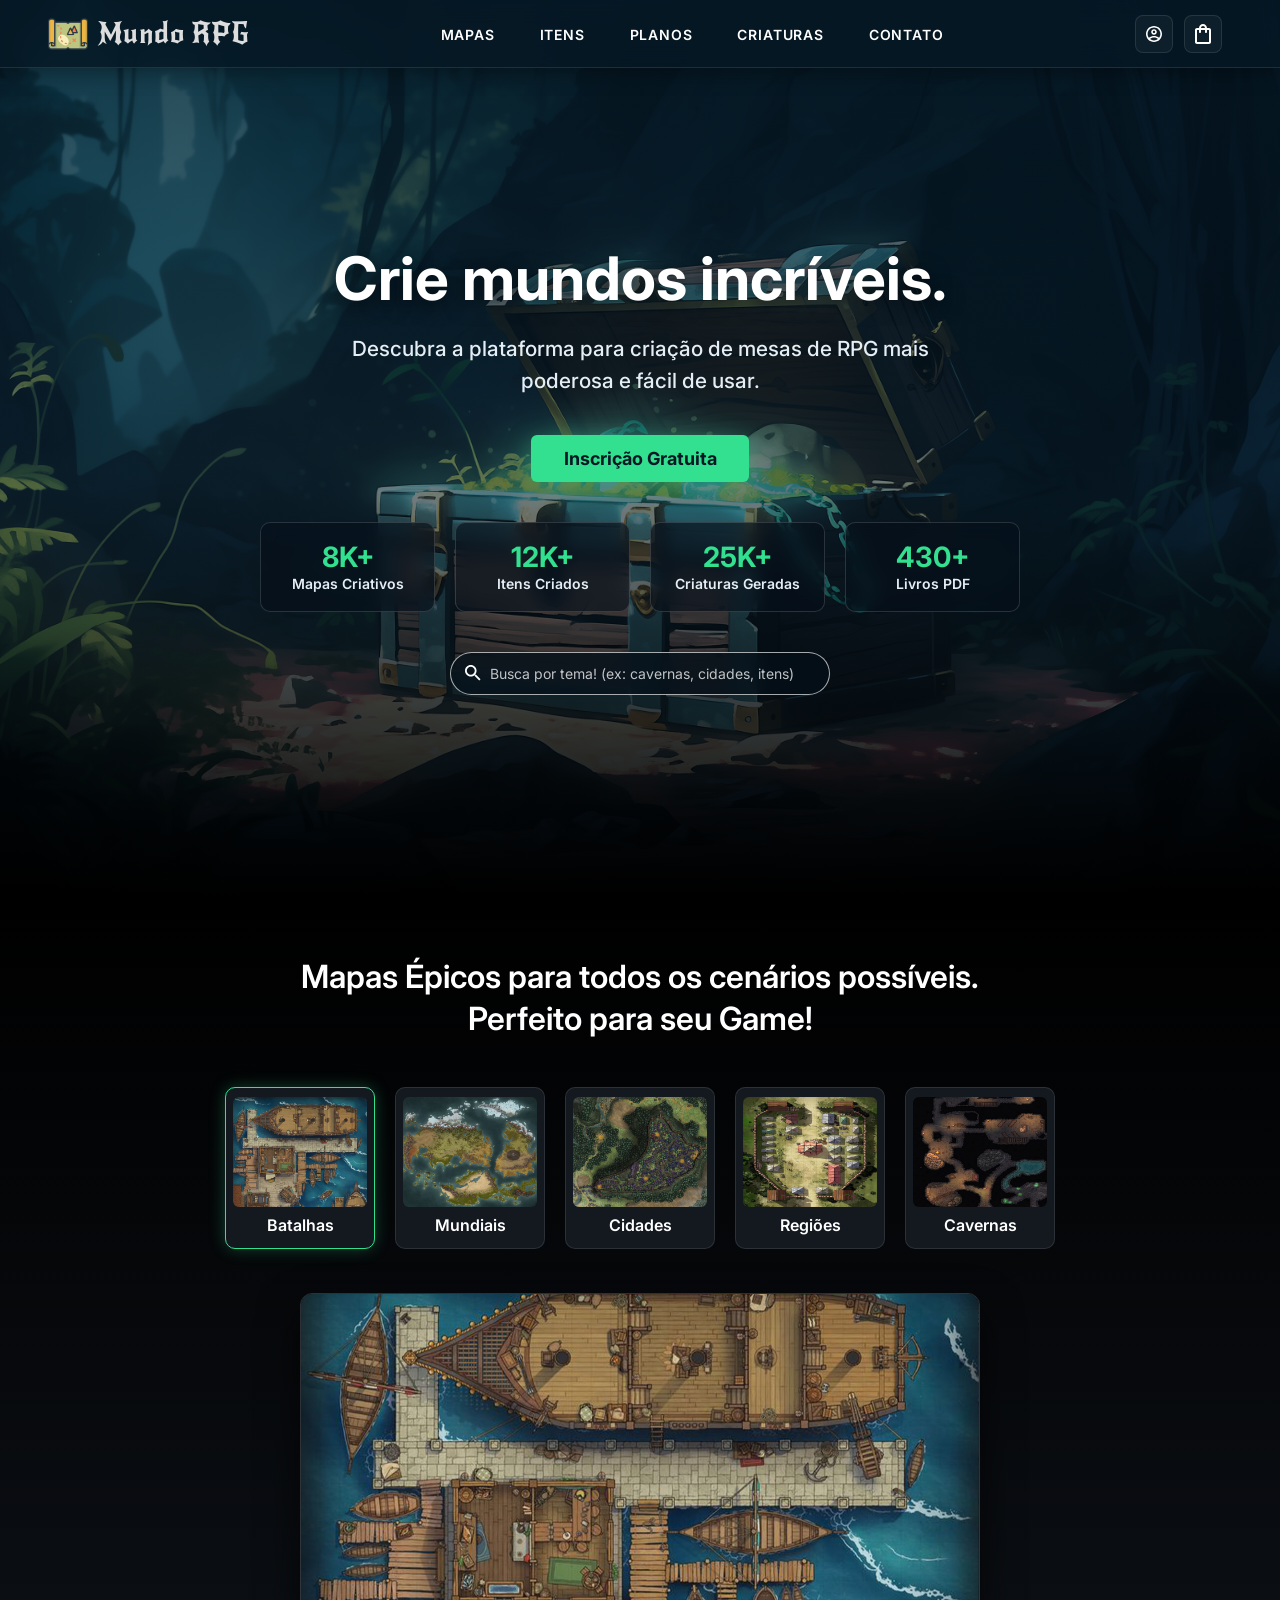
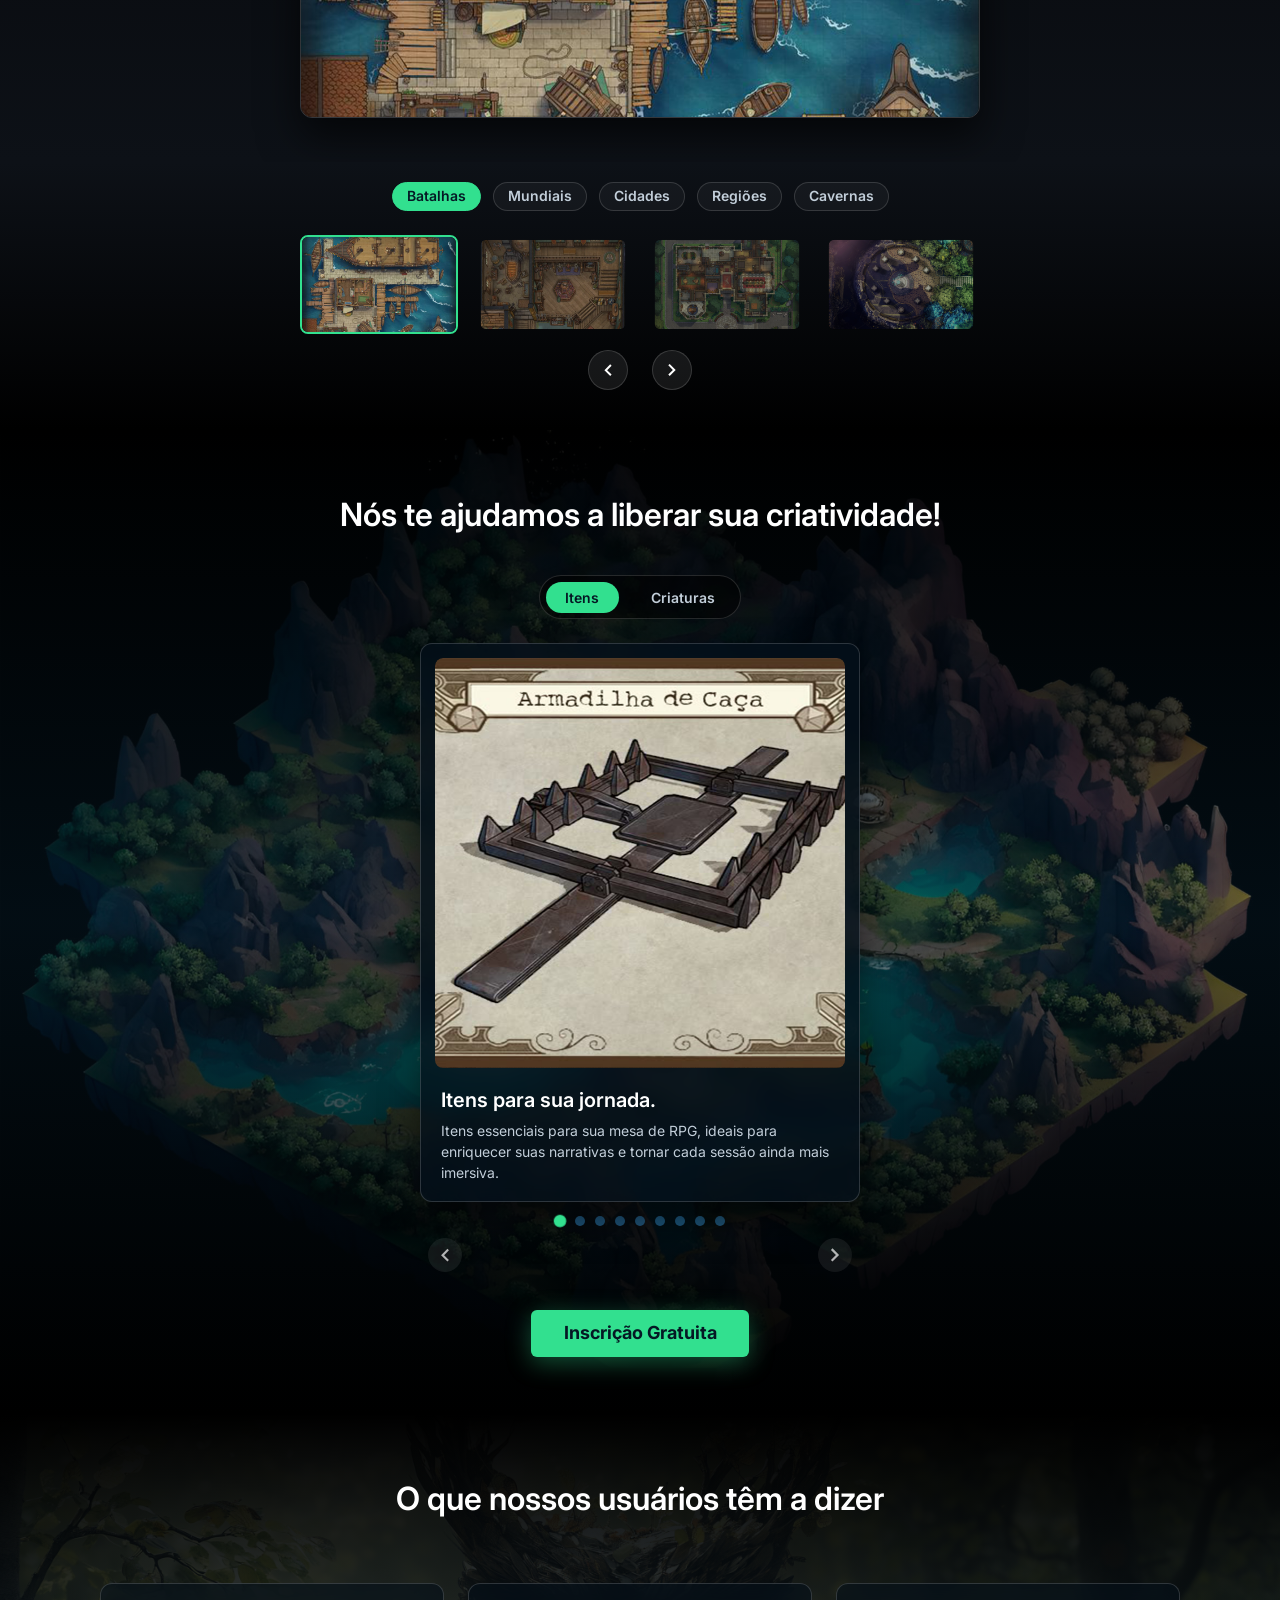
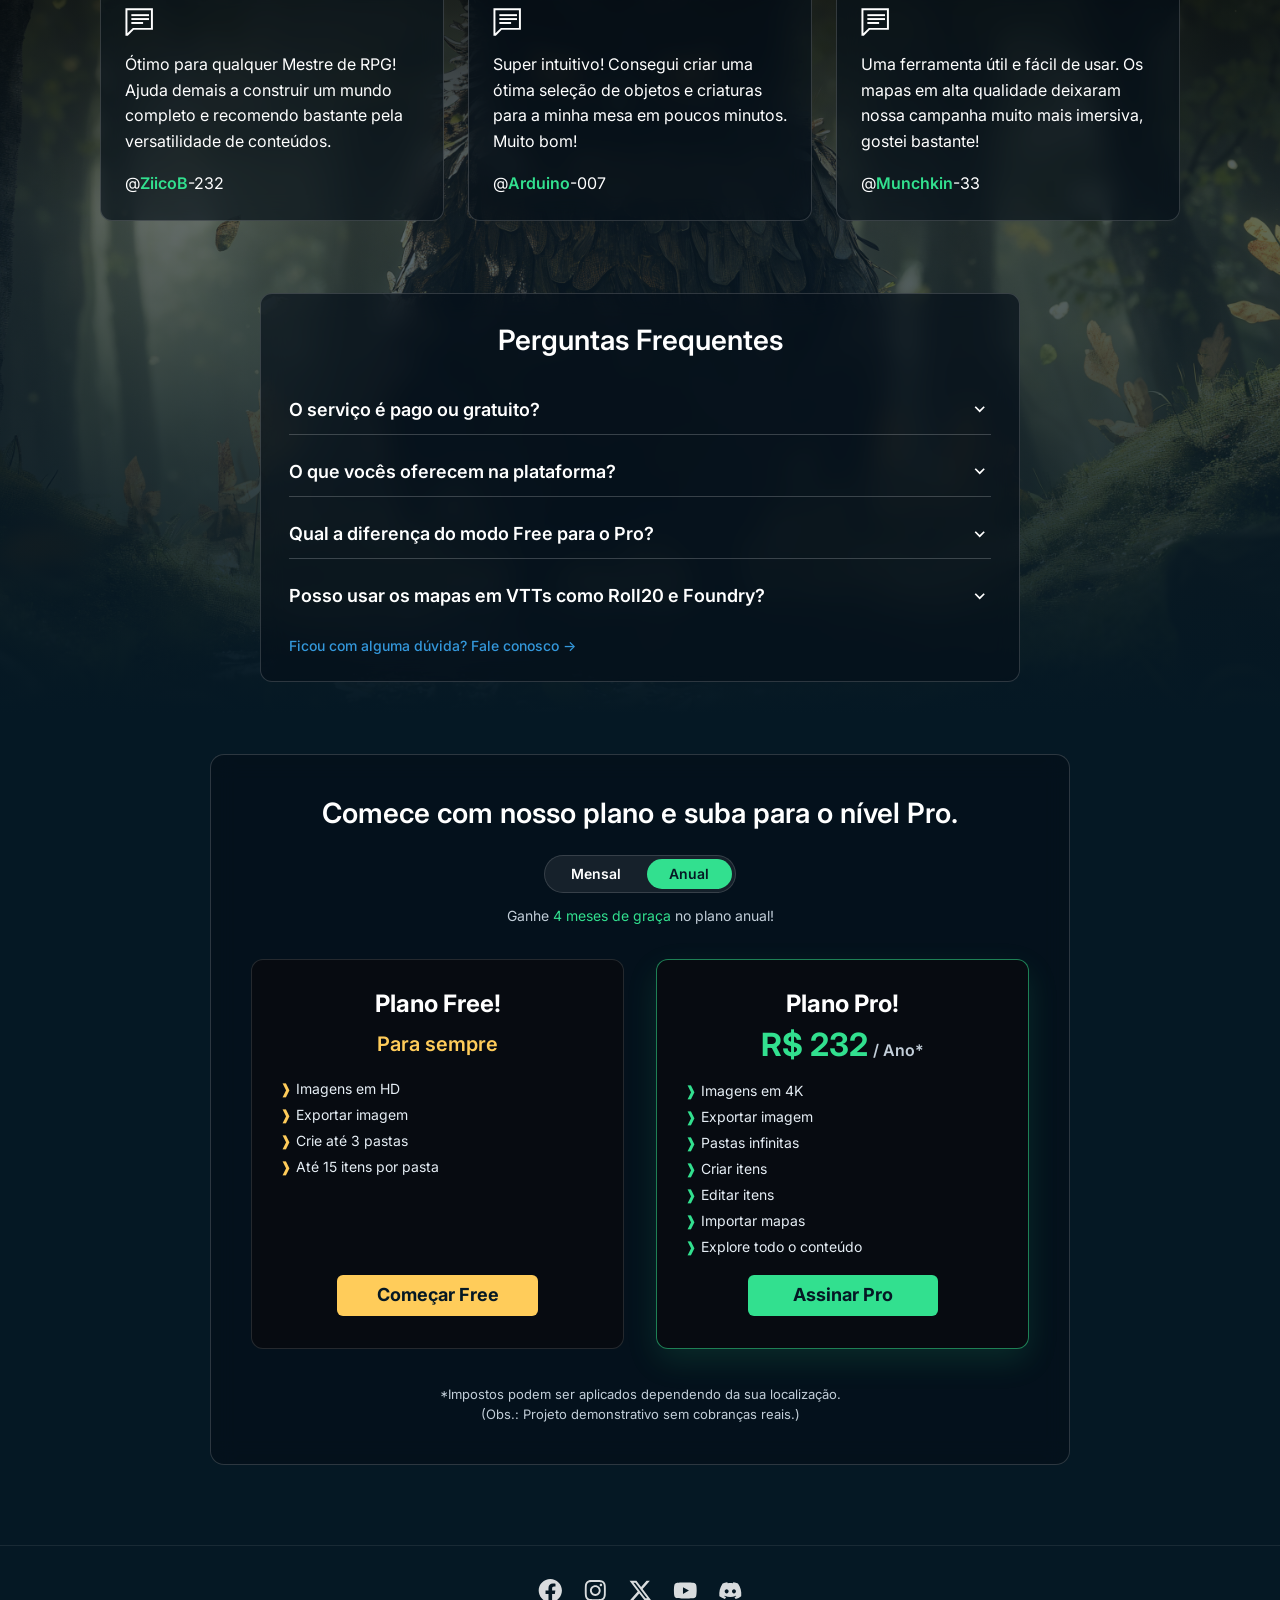
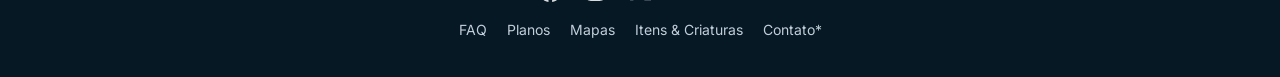
<file: index.html>
<!doctype html>
<html lang="pt-BR">
  <head>
    <meta charset="UTF-8" />
    <meta name="viewport" content="width=device-width, initial-scale=1.0" />
    <title>Mundo RPG — Mapas, Itens e Criaturas</title>
    <link rel="stylesheet" href="https://cdn.jsdelivr.net/npm/swiper@11/swiper-bundle.min.css" />
    <link rel="stylesheet" href="styles/reset.css" />
    <link rel="stylesheet" href="styles/style.css" />
  </head>

  <body>
    <header class="cabecalho">
      <div class="container__logo">
        <a href="index.html">
          <img src="imagens2/logo.svg" alt="Logo Mundo RPG" class="logo" />
          <h1>Mundo RPG</h1>
        </a>
      </div>

      <ul class="opcoes">
        <li class="opcoes__item"><a href="#mapas" class="opcoes__link">Mapas</a></li>
        <li class="opcoes__item"><a href="#itens" class="opcoes__link" data-nav-colecao="itens">Itens</a></li>
        <li class="opcoes__item"><a href="#osplanos" class="opcoes__link">Planos</a></li>
        <li class="opcoes__item"><a href="#itens" class="opcoes__link" data-nav-colecao="criaturas">Criaturas</a></li>
        <li class="opcoes__item"><a href="contato.html" class="opcoes__link">Contato</a></li>
      </ul>

      <div class="cont__imagem">
        <button type="button" id="btn-abrir-login" class="header-icon-action btn-login-trigger" aria-label="Fazer login" title="Fazer login">
          <img src="imagens2/Usuário.svg" alt="Login" class="cont__imagem_cab" />
        </button>
        <button type="button" id="btn-favoritos" class="header-icon-action btn-favoritos" aria-label="Favoritos" title="Favoritos">
          <img src="imagens2/Favoritos.svg" alt="Favoritos" class="cont__imagem_cab" />
        </button>
        <a href="#osplanos" class="header-icon-action" aria-label="Nossos planos" title="Nossos planos">
          <img src="imagens2/Compras.svg" alt="Planos" class="cont__imagem_cab" />
        </a>

        <input type="checkbox" id="menu" class="container__botao" />
        <label for="menu" aria-label="Abrir menu">
          <span class="cabecalho_menu-hamburguer"></span>
        </label>
        <ul class="lista-menu">
          <li class="lista-menu__item">
            <button type="button" class="lista-menu__links lista-menu__btn-login">LOGIN</button>
          </li>
          <li class="lista-menu__item"><a href="contato.html" class="lista-menu__links">CONTATO</a></li>
          <li class="lista-menu__item"><a href="#osplanos" class="lista-menu__links">NOSSOS PLANOS</a></li>
          <li class="lista-menu__item"><span class="lista-menu__categorias">| CATEGORIAS RPG |</span></li>
          <li class="lista-menu__item"><a href="#mapas" class="lista-menu__links">MAPAS</a></li>
          <li class="lista-menu__item"><a href="#itens" class="lista-menu__links" data-nav-colecao="itens">ITENS</a></li>
          <li class="lista-menu__item"><a href="#itens" class="lista-menu__links" data-nav-colecao="criaturas">CRIATURAS</a></li>
          <li class="lista-menu__item"><a href="#faq" class="lista-menu__links">FAQ</a></li>
        </ul>
      </div>
    </header>

    <section class="container__topo banner">
      <div class="container__texto_banner">
        <div class="banner__texto">
          <h2 class="titulo_topo">Crie mundos incríveis.</h2>
          <p class="descricao_top">Descubra a plataforma para criação de mesas de RPG mais poderosa e fácil de usar.</p>
          <a href="#osplanos" class="botao__inscricao">Inscrição Gratuita</a>
        </div>

        <div class="banner__info">
          <div class="info__geral">
            <h3 class="info-num">8K+</h3>
            <div class="info-num-org">
              <p class="info-num-itens">Mapas Criativos</p>
            </div>
          </div>
          <div class="info__geral">
            <h3 class="info-num">12K+</h3>
            <div class="info-num-org">
              <p class="info-num-itens">Itens Criados</p>
            </div>
          </div>
          <div class="info__geral">
            <h3 class="info-num">25K+</h3>
            <div class="info-num-org">
              <p class="info-num-itens">Criaturas Geradas</p>
            </div>
          </div>
          <div class="info__geral">
            <h3 class="info-num">430+</h3>
            <div class="info-num-org">
              <p class="info-num-itens">Livros PDF</p>
            </div>
          </div>
        </div>

        <div class="pesquisa-wrapper">
          <input
            type="search"
            id="busca-tema"
            class="pesquisa"
            placeholder="Busca por tema! (ex: cavernas, cidades, itens)"
            aria-label="Buscar por tema"
          />
        </div>
      </div>
    </section>

    <section id="mapas" class="colecao_1">
      <h2 class="colecao__titulo">Mapas Épicos para todos os cenários possíveis. Perfeito para seu Game!</h2>
      <div class="colecao__image-1">
        <div class="mini__box ativo" data-categoria="batalhas">
          <img src="imagens2/Mapas/Battlemaps_1.png" alt="Mapas de Batalhas" class="mini__box-img" />
          <p class="mini__box-texto">Batalhas</p>
        </div>
        <div class="mini__box" data-categoria="mundiais">
          <img src="imagens2/Mapas/Mundo_1.png" alt="Mapas Mundiais" class="mini__box-img" />
          <p class="mini__box-texto">Mundiais</p>
        </div>
        <div class="mini__box" data-categoria="cidades">
          <img src="imagens2/Mapas/Cidade_1.png" alt="Mapas de Cidades" class="mini__box-img" />
          <p class="mini__box-texto">Cidades</p>
        </div>
        <div class="mini__box" data-categoria="regiões">
          <img src="imagens2/Mapas/Regiao_1.png" alt="Mapas de Regiões" class="mini__box-img" />
          <p class="mini__box-texto">Regiões</p>
        </div>
        <div class="mini__box" data-categoria="cavernas">
          <img src="imagens2/Mapas/Cave_1.png" alt="Mapas de Cavernas" class="mini__box-img" />
          <p class="mini__box-texto">Cavernas</p>
        </div>
      </div>

      <div class="colecao__image-2">
        <img src="imagens2/Mapas/Battlemaps_1.png" alt="Prévia do mapa selecionado" />
      </div>
    </section>

    <section class="carrossel_1">
      <div class="maps__tag">
        <p class="maps__tag_p ativo" data-categoria="batalhas">Batalhas</p>
        <p class="maps__tag_p" data-categoria="mundiais">Mundiais</p>
        <p class="maps__tag_p" data-categoria="cidades">Cidades</p>
        <p class="maps__tag_p" data-categoria="regiões">Regiões</p>
        <p class="maps__tag_p" data-categoria="cavernas">Cavernas</p>
      </div>

      <div class="container__carrossel">
        <div class="swiper">
          <div class="swiper-wrapper"></div>

          <ul class="control" id="custom-control">
            <li class="prev" aria-label="Imagem anterior">
              <img src="imagens2/prev.svg" alt="Anterior" class="arrow" />
            </li>
            <li class="next" aria-label="Próxima imagem">
              <img src="imagens2/next.svg" alt="Próximo" class="arrow" />
            </li>
          </ul>
        </div>
      </div>
    </section>

    <section id="itens" class="colecao_2">
      <h2 class="colecao__titulo2">Nós te ajudamos a liberar sua criatividade!</h2>

      <div class="colecao2__tabs" role="tablist" aria-label="Acervo de itens e criaturas">
        <button type="button" class="colecao2__tab ativo" data-colecao="itens" role="tab" aria-selected="true">Itens</button>
        <button type="button" class="colecao2__tab" data-colecao="criaturas" role="tab" aria-selected="false">Criaturas</button>
      </div>

      <div id="slider">
        <input type="radio" name="slider" id="slide1" checked />
        <input type="radio" name="slider" id="slide2" />
        <input type="radio" name="slider" id="slide3" />
        <input type="radio" name="slider" id="slide4" />
        <input type="radio" name="slider" id="slide5" />
        <input type="radio" name="slider" id="slide6" />
        <input type="radio" name="slider" id="slide7" />
        <input type="radio" name="slider" id="slide8" />
        <input type="radio" name="slider" id="slide9" />

        <div id="slides">
          <div id="overflow">
            <div class="inner">
              <div class="slide">
                <div class="slide-content">
                  <img src="imagens2/Itens.criaturas/Itens_1.png" alt="Item de RPG 1" />
                </div>
              </div>
              <div class="slide">
                <div class="slide-content">
                  <img src="imagens2/Itens.criaturas/Itens_2.png" alt="Item de RPG 2" />
                </div>
              </div>
              <div class="slide">
                <div class="slide-content">
                  <img src="imagens2/Itens.criaturas/Itens_3.png" alt="Item de RPG 3" />
                </div>
              </div>
              <div class="slide">
                <div class="slide-content">
                  <img src="imagens2/Itens.criaturas/Itens_4.png" alt="Item de RPG 4" />
                </div>
              </div>
              <div class="slide">
                <div class="slide-content">
                  <img src="imagens2/Itens.criaturas/Itens_5.png" alt="Item de RPG 5" />
                </div>
              </div>
              <div class="slide">
                <div class="slide-content">
                  <img src="imagens2/Itens.criaturas/Itens_6.png" alt="Item de RPG 6" />
                </div>
              </div>
              <div class="slide">
                <div class="slide-content">
                  <img src="imagens2/Itens.criaturas/Itens_7.png" alt="Item de RPG 7" />
                </div>
              </div>
              <div class="slide">
                <div class="slide-content">
                  <img src="imagens2/Itens.criaturas/Itens_8.png" alt="Item de RPG 8" />
                </div>
              </div>
              <div class="slide">
                <div class="slide-content">
                  <img src="imagens2/Itens.criaturas/Itens_9.png" alt="Item de RPG 9" />
                </div>
              </div>
            </div>
            <div class="box-descritivo">
              <h3 class="titulo-imagem">Itens para sua jornada.</h3>
              <p class="colecao__img-text">
                Itens essenciais para sua mesa de RPG, ideais para enriquecer suas narrativas e tornar cada sessão ainda mais imersiva.
              </p>
            </div>
          </div>
        </div>

        <div id="bullets">
          <label for="slide1" aria-label="Slide 1"></label>
          <label for="slide2" aria-label="Slide 2"></label>
          <label for="slide3" aria-label="Slide 3"></label>
          <label for="slide4" aria-label="Slide 4"></label>
          <label for="slide5" aria-label="Slide 5"></label>
          <label for="slide6" aria-label="Slide 6"></label>
          <label for="slide7" aria-label="Slide 7"></label>
          <label for="slide8" aria-label="Slide 8"></label>
          <label for="slide9" aria-label="Slide 9"></label>
        </div>

        <div id="controls">
          <label for="slide1"></label>
          <label for="slide2"></label>
          <label for="slide3"></label>
          <label for="slide4"></label>
          <label for="slide5"></label>
          <label for="slide6"></label>
          <label for="slide7"></label>
          <label for="slide8"></label>
          <label for="slide9"></label>
        </div>
      </div>

      <a href="#osplanos" class="botao__inscricao">Inscrição Gratuita</a>
    </section>

    <section class="final bg">
      <div class="final__bg" aria-hidden="true"></div>
      <h2 class="colecao__titulo2">O que nossos usuários têm a dizer</h2>

      <div class="container__box">
        <div class="box_comantario">
          <img src="imagens2/comment.svg" class="icon_comentario" alt="Ícone de comentário" />
          <p>Ótimo para qualquer Mestre de RPG! Ajuda demais a construir um mundo completo e recomendo bastante pela versatilidade de conteúdos.</p>
          <p>@<span class="usuario">ZiicoB</span>-232</p>
        </div>

        <div class="box_comantario">
          <img src="imagens2/comment.svg" class="icon_comentario" alt="Ícone de comentário" />
          <p>Super intuitivo! Consegui criar uma ótima seleção de objetos e criaturas para a minha mesa em poucos minutos. Muito bom!</p>
          <p>@<span class="usuario">Arduino</span>-007</p>
        </div>

        <div class="box_comantario">
          <img src="imagens2/comment.svg" class="icon_comentario" alt="Ícone de comentário" />
          <p>Uma ferramenta útil e fácil de usar. Os mapas em alta qualidade deixaram nossa campanha muito mais imersiva, gostei bastante!</p>
          <p>@<span class="usuario">Munchkin</span>-33</p>
        </div>
      </div>

      <div id="faq" class="box_accordion">
        <h2 class="titlo_comentario">Perguntas Frequentes</h2>

        <div class="container_questions">
          <div class="questions">
            <p>O serviço é pago ou gratuito?</p>
            <img src="imagens2/down.svg" alt="Expandir resposta" />
          </div>
          <div class="resposta">
            <p>Oferecemos planos gratuitos e pagos, para que você possa começar de graça e fazer upgrade a qualquer momento.</p>
          </div>
        </div>

        <div class="container_questions">
          <div class="questions">
            <p>O que vocês oferecem na plataforma?</p>
            <img src="imagens2/down.svg" alt="Expandir resposta" />
          </div>
          <div class="resposta">
            <p>
              Você encontra mapas de batalha, mundiais, cidades, regiões e cavernas, além de catálogos de itens, criaturas e materiais de apoio para
              mestres e jogadores.
            </p>
          </div>
        </div>

        <div class="container_questions">
          <div class="questions">
            <p>Qual a diferença do modo Free para o Pro?</p>
            <img src="imagens2/down.svg" alt="Expandir resposta" />
          </div>
          <div class="resposta">
            <p>
              No plano Free você exporta imagens em HD e organiza até 3 pastas. No plano Pro você desbloqueia resolução 4K, pastas infinitas, criação e
              edição de itens e importação de mapas.
            </p>
          </div>
        </div>

        <div class="container_questions">
          <div class="questions">
            <p>Posso usar os mapas em VTTs como Roll20 e Foundry?</p>
            <img src="imagens2/down.svg" alt="Expandir resposta" />
          </div>
          <div class="resposta">
            <p>
              Sim! Todas as imagens exportadas são compatíveis com os principais tabuleiros virtuais (VTTs) e também podem ser impressas para mesas
              presenciais.
            </p>
          </div>
        </div>

        <a href="contato.html" class="more_faq">Ficou com alguma dúvida? Fale conosco →</a>
      </div>

      <div id="osplanos" class="box_planos">
        <h2 class="titlo_comentario">Comece com nosso plano e suba para o nível Pro.</h2>
        <div class="escolher-mes-ano">
          <p class="mes">Mensal</p>
          <p class="ano ano-ativo">Anual</p>
        </div>
        <p class="info-promo">Ganhe <strong>4 meses de graça</strong> no plano anual!</p>

        <div class="box-planos">
          <div class="planos free">
            <h3 class="planos-titulo">Plano Free!</h3>
            <p class="planos-free">Para sempre</p>
            <div class="box-vantagens">
              <p><strong class="beneficio-free">❱ </strong>Imagens em HD</p>
              <p><strong class="beneficio-free">❱ </strong>Exportar imagem</p>
              <p><strong class="beneficio-free">❱ </strong>Crie até 3 pastas</p>
              <p><strong class="beneficio-free">❱ </strong>Até 15 itens por pasta</p>
            </div>
            <a href="contato.html" class="iniciar-free">Começar Free</a>
          </div>

          <div class="planos pro">
            <h3 class="planos-titulo">Plano Pro!</h3>
            <div class="box-valor-pro">
              <p class="valor">R$ 232</p>
              <p class="tempo">/ Ano*</p>
            </div>
            <div class="box-vantagens">
              <p><strong class="beneficio-pro">❱ </strong>Imagens em 4K</p>
              <p><strong class="beneficio-pro">❱ </strong>Exportar imagem</p>
              <p><strong class="beneficio-pro">❱ </strong>Pastas infinitas</p>
              <p><strong class="beneficio-pro">❱ </strong>Criar itens</p>
              <p><strong class="beneficio-pro">❱ </strong>Editar itens</p>
              <p><strong class="beneficio-pro">❱ </strong>Importar mapas</p>
              <p><strong class="beneficio-pro">❱ </strong>Explore todo o conteúdo</p>
            </div>
            <a href="contato.html" class="iniciar-pro">Assinar Pro</a>
          </div>
        </div>
        <p class="informacao-fim">*Impostos podem ser aplicados dependendo da sua localização. <br />(Obs.: Projeto demonstrativo sem cobranças reais.)</p>
      </div>
    </section>

    <footer class="rodape">
      <div class="redes__sociais">
        <a href="https://web.facebook.com/" target="_blank" rel="noopener noreferrer"><img src="imagens2/Facebook.svg" alt="Facebook" class="social" /></a>
        <a href="https://www.instagram.com/" target="_blank" rel="noopener noreferrer"><img src="imagens2/Instagram.svg" alt="Instagram" class="social" /></a>
        <a href="https://x.com/" target="_blank" rel="noopener noreferrer"><img src="imagens2/Twitter.svg" alt="X" class="social" /></a>
        <a href="https://www.youtube.com/" target="_blank" rel="noopener noreferrer"><img src="imagens2/Youtube.svg" alt="Youtube" class="social" /></a>
        <a href="https://discord.com/" target="_blank" rel="noopener noreferrer"><img src="imagens2/Discord.svg" alt="Discord" class="social" /></a>
      </div>
      <div class="more__info">
        <a href="#faq">FAQ</a>
        <a href="#osplanos">Planos</a>
        <a href="#mapas">Mapas</a>
        <a href="#itens">Itens &amp; Criaturas</a>
        <a href="contato.html">Contato*</a>
      </div>
    </footer>

    <!-- Modal de Login -->
    <div id="login-modal" class="login-modal" role="dialog" aria-modal="true" aria-labelledby="login-modal-titulo" hidden>
      <div class="login-modal__card">
        <button type="button" id="login-fechar" class="login-modal__fechar" aria-label="Fechar login">&times;</button>
        <h2 id="login-modal-titulo" class="login-modal__titulo">Entrar</h2>
        <p class="login-modal__subtitulo">Acesse sua conta no Mundo RPG</p>

        <form id="login-form" class="login-modal__form">
          <label class="login-modal__campo">
            <span>Nickname</span>
            <input type="text" id="login-nickname" name="nickname" placeholder="Seu nickname" autocomplete="username" />
          </label>

          <label class="login-modal__campo">
            <span>Senha</span>
            <div class="login-modal__senha-wrapper">
              <input type="password" id="login-senha" name="senha" placeholder="Sua senha" autocomplete="current-password" />
              <button type="button" id="toggle-mostrar-senha" class="login-modal__mostrar-senha" aria-label="Mostrar senha">Mostrar</button>
            </div>
          </label>

          <label class="login-modal__salvar">
            <input type="checkbox" id="login-salvar" name="salvar" />
            <span>Salvar dados de login</span>
          </label>

          <button type="submit" class="login-modal__submit">Entrar</button>
        </form>
      </div>
    </div>

    <script src="https://cdn.jsdelivr.net/npm/swiper@11/swiper-bundle.min.js"></script>
    <script src="js/navigation.js"></script>
    <script src="js/login.js"></script>
    <script src="js/script_swiper.js"></script>
    <script src="js/faq.js"></script>
    <script src="js/mes_ano.js"></script>
  </body>
</html>
</file>
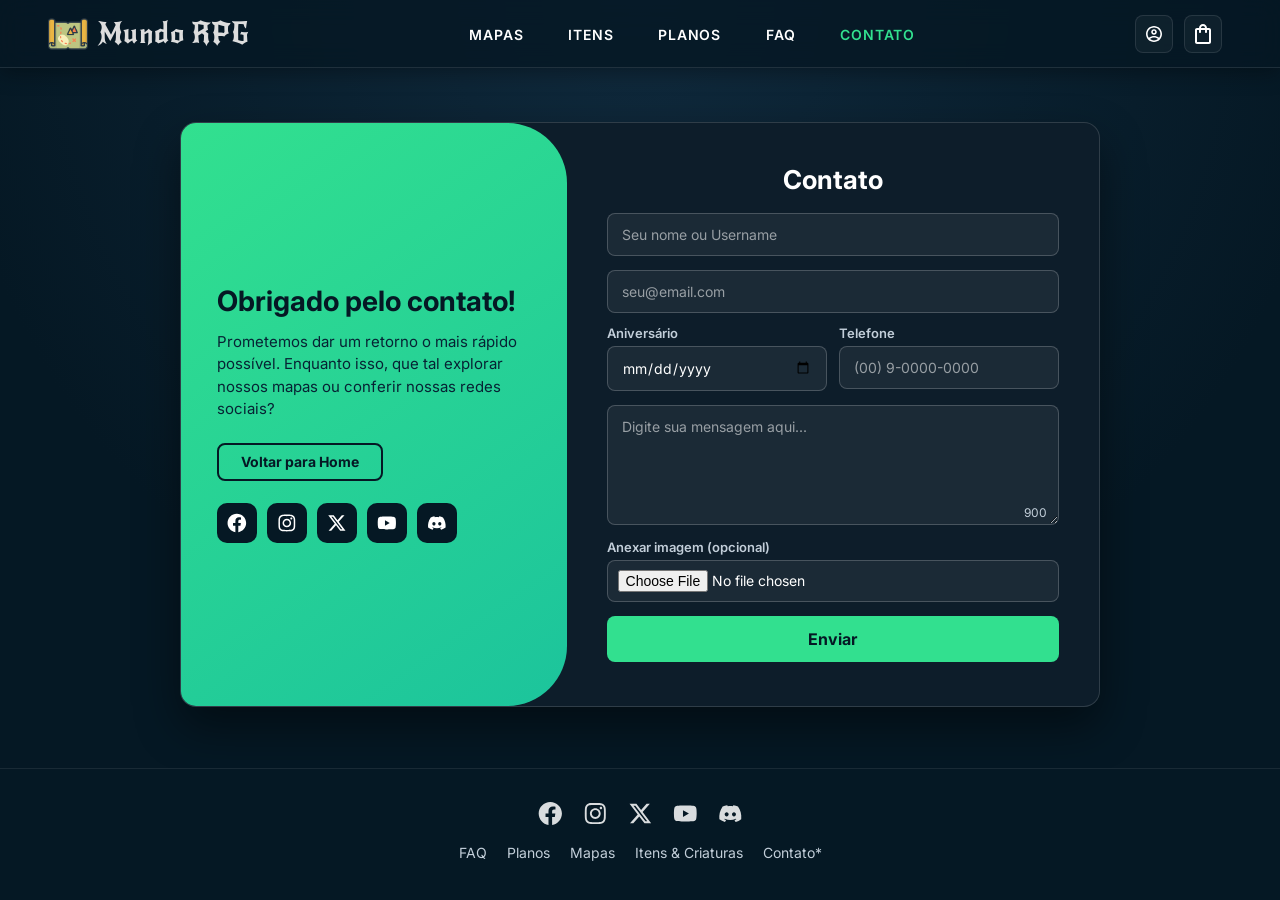
<file: contato.html>
<!doctype html>
<html lang="pt-BR">
  <head>
    <meta charset="UTF-8" />
    <meta name="viewport" content="width=device-width, initial-scale=1.0" />
    <title>Contato — Mundo RPG</title>

    <link rel="stylesheet" href="styles/reset.css" />
    <link rel="stylesheet" href="styles/style.css" />
  </head>

  <body>
    <header class="cabecalho">
      <div class="container__logo">
        <a href="index.html">
          <img src="imagens2/logo.svg" alt="Logo Mundo RPG" class="logo" />
          <h1>Mundo RPG</h1>
        </a>
      </div>

      <ul class="opcoes">
        <li class="opcoes__item"><a href="index.html#mapas" class="opcoes__link">Mapas</a></li>
        <li class="opcoes__item"><a href="index.html#itens" class="opcoes__link">Itens</a></li>
        <li class="opcoes__item"><a href="index.html#osplanos" class="opcoes__link">Planos</a></li>
        <li class="opcoes__item"><a href="index.html#faq" class="opcoes__link">FAQ</a></li>
        <li class="opcoes__item"><a href="contato.html" class="opcoes__link opcoes__link--ativo">Contato</a></li>
      </ul>

      <div class="cont__imagem">
        <button type="button" id="btn-abrir-login" class="header-icon-action btn-login-trigger" aria-label="Fazer login" title="Fazer login">
          <img src="imagens2/Usuário.svg" alt="Login" class="cont__imagem_cab" />
        </button>
        <button type="button" id="btn-favoritos" class="header-icon-action btn-favoritos" aria-label="Favoritos" title="Favoritos">
          <img src="imagens2/Favoritos.svg" alt="Favoritos" class="cont__imagem_cab" />
        </button>
        <a href="index.html#osplanos" class="header-icon-action" aria-label="Nossos planos" title="Nossos planos">
          <img src="imagens2/Compras.svg" alt="Planos" class="cont__imagem_cab" />
        </a>

        <input type="checkbox" id="menu" class="container__botao" />
        <label for="menu" aria-label="Abrir menu">
          <span class="cabecalho_menu-hamburguer"></span>
        </label>

        <ul class="lista-menu">
          <li class="lista-menu__item">
            <button type="button" class="lista-menu__links lista-menu__btn-login">LOGIN</button>
          </li>
          <li class="lista-menu__item"><a href="contato.html" class="lista-menu__links">CONTATO</a></li>
          <li class="lista-menu__item"><a href="index.html#osplanos" class="lista-menu__links">NOSSOS PLANOS</a></li>
          <li class="lista-menu__item"><span class="lista-menu__categorias">| CATEGORIAS RPG |</span></li>
          <li class="lista-menu__item"><a href="index.html#mapas" class="lista-menu__links">MAPAS</a></li>
          <li class="lista-menu__item"><a href="index.html#itens" class="lista-menu__links">ITENS &amp; CRIATURAS</a></li>
          <li class="lista-menu__item"><a href="index.html#faq" class="lista-menu__links">FAQ</a></li>
        </ul>
      </div>
    </header>

    <!-- CONTATO -->
    <section class="container__contato">
      <div class="card__contato">
        <div class="painel__esquerdo">
          <h2>Obrigado pelo contato!</h2>
          <p>Prometemos dar um retorno o mais rápido possível. Enquanto isso, que tal explorar nossos mapas ou conferir nossas redes sociais?</p>
          <a href="index.html" class="btn__outline">Voltar para Home</a>

          <div class="social__icons">
            <a href="https://web.facebook.com/" target="_blank" rel="noopener noreferrer" aria-label="Facebook">
              <img src="imagens2/Facebook.svg" alt="Facebook" />
            </a>
            <a href="https://www.instagram.com/" target="_blank" rel="noopener noreferrer" aria-label="Instagram">
              <img src="imagens2/Instagram.svg" alt="Instagram" />
            </a>
            <a href="https://x.com/" target="_blank" rel="noopener noreferrer" aria-label="X">
              <img src="imagens2/Twitter.svg" alt="X" />
            </a>
            <a href="https://www.youtube.com/" target="_blank" rel="noopener noreferrer" aria-label="Youtube">
              <img src="imagens2/Youtube.svg" alt="Youtube" />
            </a>
            <a href="https://discord.com/" target="_blank" rel="noopener noreferrer" aria-label="Discord">
              <img src="imagens2/Discord.svg" alt="Discord" />
            </a>
          </div>
        </div>

        <div class="painel__direito">
          <h2>Contato</h2>

          <form id="forms" novalidate>
            <input type="text" id="name" placeholder="Seu nome ou Username" required />
            <input type="email" id="email" placeholder="seu@email.com" required />

            <div class="box-datatel">
              <div>
                <label for="nascimento">Aniversário</label>
                <input type="date" id="nascimento" />
              </div>
              <div>
                <label for="telnumber">Telefone</label>
                <input type="tel" id="telnumber" maxlength="16" placeholder="(00) 9-0000-0000" />
              </div>
            </div>

            <div class="texto__container">
              <textarea id="mensagem" placeholder="Digite sua mensagem aqui..." maxlength="900" required></textarea>
              <span id="contador">900</span>
            </div>

            <div class="box_upload">
              <label for="upload">Anexar imagem (opcional)</label>
              <input type="file" id="upload" accept="image/*" name="userImage" />
            </div>

            <div id="form-feedback" class="form__feedback" role="status" aria-live="polite"></div>

            <button type="submit" class="btn__submit">Enviar</button>
          </form>
        </div>
      </div>
    </section>

    <!-- FOOTER -->
    <footer class="rodape">
      <div class="redes__sociais">
        <a href="https://web.facebook.com/" target="_blank" rel="noopener noreferrer">
          <img src="imagens2/Facebook.svg" alt="Facebook" class="social" />
        </a>
        <a href="https://www.instagram.com/" target="_blank" rel="noopener noreferrer">
          <img src="imagens2/Instagram.svg" alt="Instagram" class="social" />
        </a>
        <a href="https://x.com/" target="_blank" rel="noopener noreferrer">
          <img src="imagens2/Twitter.svg" alt="X" class="social" />
        </a>
        <a href="https://www.youtube.com/" target="_blank" rel="noopener noreferrer">
          <img src="imagens2/Youtube.svg" alt="Youtube" class="social" />
        </a>
        <a href="https://discord.com/" target="_blank" rel="noopener noreferrer">
          <img src="imagens2/Discord.svg" alt="Discord" class="social" />
        </a>
      </div>

      <div class="more__info">
        <a href="index.html#faq">FAQ</a>
        <a href="index.html#osplanos">Planos</a>
        <a href="index.html#mapas">Mapas</a>
        <a href="index.html#itens">Itens &amp; Criaturas</a>
        <a href="contato.html">Contato*</a>
      </div>
    </footer>

    <!-- Modal de Login -->
    <div id="login-modal" class="login-modal" role="dialog" aria-modal="true" aria-labelledby="login-modal-titulo" hidden>
      <div class="login-modal__card">
        <button type="button" id="login-fechar" class="login-modal__fechar" aria-label="Fechar login">&times;</button>
        <h2 id="login-modal-titulo" class="login-modal__titulo">Entrar</h2>
        <p class="login-modal__subtitulo">Acesse sua conta no Mundo RPG</p>

        <form id="login-form" class="login-modal__form">
          <label class="login-modal__campo">
            <span>Nickname</span>
            <input type="text" id="login-nickname" name="nickname" placeholder="Seu nickname" autocomplete="username" />
          </label>

          <label class="login-modal__campo">
            <span>Senha</span>
            <div class="login-modal__senha-wrapper">
              <input type="password" id="login-senha" name="senha" placeholder="Sua senha" autocomplete="current-password" />
              <button type="button" id="toggle-mostrar-senha" class="login-modal__mostrar-senha" aria-label="Mostrar senha">Mostrar</button>
            </div>
          </label>

          <label class="login-modal__salvar">
            <input type="checkbox" id="login-salvar" name="salvar" />
            <span>Salvar dados de login</span>
          </label>

          <button type="submit" class="login-modal__submit">Entrar</button>
        </form>
      </div>
    </div>

    <!-- JS -->
    <script src="js/login.js"></script>
    <script src="js/contato/contato_tel.js"></script>
    <script src="js/contato/mensagens.js"></script>
    <script src="js/contato/contato.js"></script>
  </body>
</html>
</file>
<file: styles/style.css>
@import url("https://fonts.googleapis.com/css2?family=New+Rocker&display=swap");
@import url("https://fonts.googleapis.com/css2?family=Inter:ital,opsz,wght@0,14..32,100..900;1,14..32,100..900&display=swap");

@import url("./Home/headers.css");
@import url("./Home/banner.css");
@import url("./Home/colecao1.css");
@import url("./Home/colecao2.css");
@import url("./Home/final.css");
@import url("./Home/footer.css");
/* Contato */
@import url("./Usuario/contato.css");

:root {
  --background-color: #051824;

  --primary-color: #3498db;
  --secondary-color: #32e08f;
  --secondary-color-hover: #32e0c4;

  --logo-color: rgba(233, 232, 232, 0.95);
  --logo-font: "New Rocker", sans-serif;

  --text-color: #ffffff;
  --text-muted: #c2ced9;
  --font-family: "Inter", "Inter fallback", sans-serif;

  --texto-font-64: 64px;
  --texto-font-48: 48px;
  --texto-font-32: 32px;
  --texto-font-28: 28px;
  --texto-font-24: 24px;
  --texto-font-20: 20px;
  --texto-font-18: 18px;
  --texto-font-16: 16px;
  --texto-font-14: 14px;
  --texto-font-13: 13px;
  --texto-font-11: 11px;
  --border-font-5: 5px;

  --box-shadow: 0 2px 5px rgba(13, 221, 30, 0.767);
}

*,
*::before,
*::after {
  box-sizing: border-box;
}

html {
  scroll-behavior: smooth;
}

body {
  display: flex;
  flex-direction: column;
  min-height: 100vh;
  background-color: var(--background-color);
  color: var(--text-color);
  font-family: var(--font-family);
  overflow-x: clip;
}
</file>
